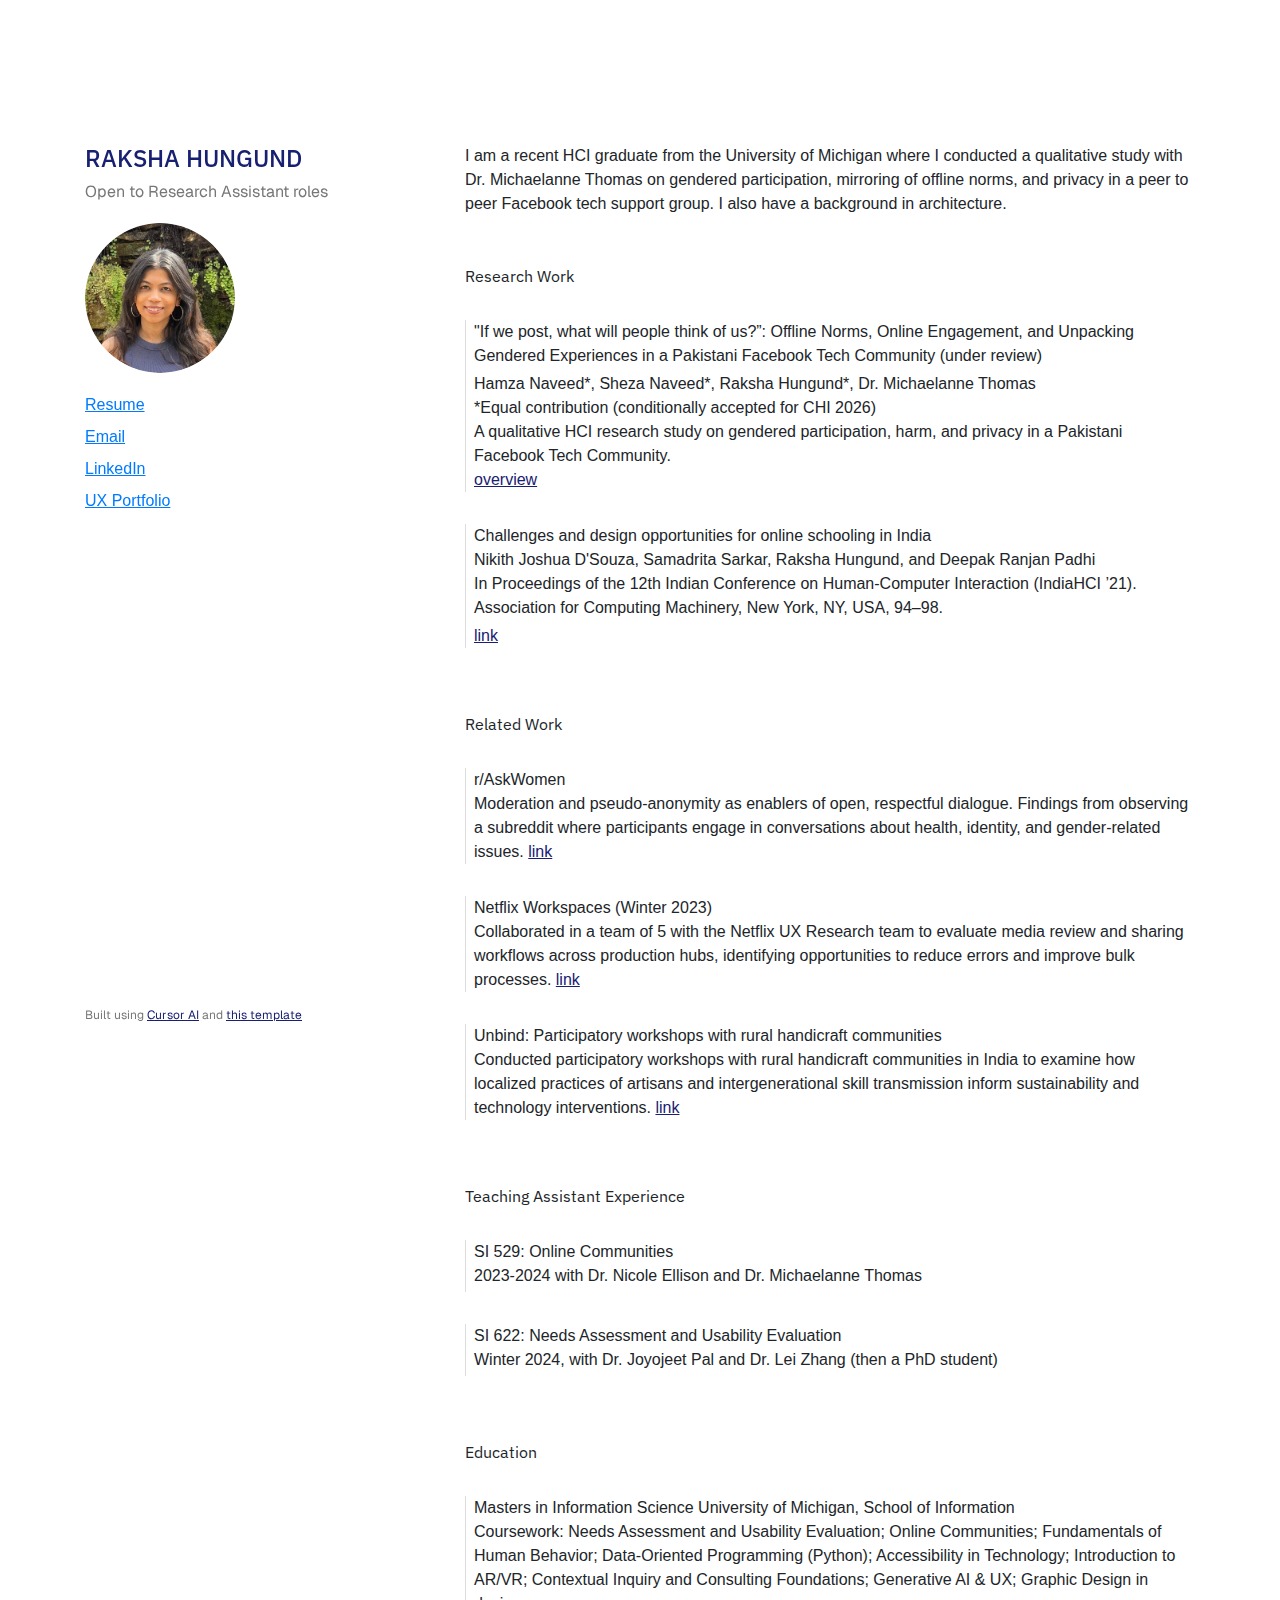
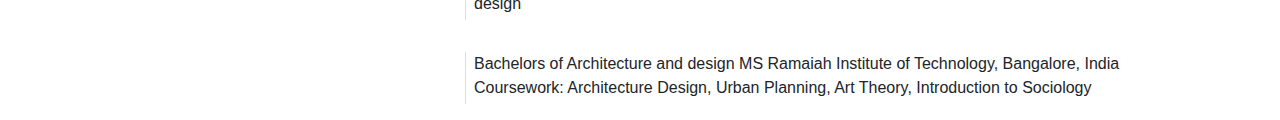
<file: index.html>
<!doctype html>
<html lang="en">
  <head>

    <!-- Required meta tags -->
    <meta charset="utf-8">
    <meta name="viewport" content="width=device-width, initial-scale=1, shrink-to-fit=no">
    <meta name="description" content="HCI Researcher @ University of Michigan">
    <meta name="author" content="Raksha Hungund">
    <meta name="theme-color" content="#222222">

    <link rel="apple-touch-icon" sizes="180x180" href="images/nicons/icon.png">
    <link rel="icon" type="image/png" sizes="32x32" href="images/nicons/icon.png">
    <link rel="icon" type="image/png" sizes="16x16" href="images/nicons/icon.png">
    <link rel="icon" type="image/png" href="images/nicons/icon.png">

    <!-- Bootstrap CSS -->
    <link rel="stylesheet" href="https://stackpath.bootstrapcdn.com/bootstrap/4.4.1/css/bootstrap.min.css" integrity="sha384-Vkoo8x4CGsO3+Hhxv8T/Q5PaXtkKtu6ug5TOeNV6gBiFeWPGFN9MuhOf23Q9Ifjh" crossorigin="anonymous">
    <link rel="stylesheet" href="assets/style-2.css">
    
    <!-- IBM Plex Sans Font -->
    <link rel="preconnect" href="https://fonts.googleapis.com">
    <link rel="preconnect" href="https://fonts.gstatic.com" crossorigin>
    <link href="https://fonts.googleapis.com/css2?family=Geist:wght@100..900&family=IBM+Plex+Sans:ital,wght@0,100..700;1,100..700&display=swap" rel="stylesheet">
      
    <title>Raksha Hungund</title>
  </head>
  <body>
    <!-- <h1>Hello, world!</h1> -->
    <div class="container pt-5 allstuffp">
        <div class="row pt-5 allstuff">
            <div class="col-md-4 pt-5">
                <div class="fixed-posi">
                <p class="name"><a href="index.html" style="color: #182072; text-decoration: none;">RAKSHA HUNGUND</a></p>
                <p class="subtitle">Open to Research Assistant roles</p>
                <img src="images/Profilepic.png" class="profilepic">
                <div class="menu-links">
                    <div class=""><a class="menulink" target="_blank" href="assets/Raksha Hungund_2026CV.pdf">Resume</a></div>
                    <div class=""><a class="menulink" target="_blank" href="mailto:rakshavh@umich.edu">Email</a></div>
                    <div class=""><a class="menulink" target="_blank" href="https://www.linkedin.com/in/raksha-vh">LinkedIn</a></div>
                    <div class=""><a class="menulink" target="_blank" href="https://www.rakshavh.info">UX Portfolio</a></div>
                </div>
                
                <!-- Footer -->
                <div class="sidebar-footer" style="padding-top: 20px; padding-bottom: 20px; font-family: 'Geist', sans-serif; font-size: 12px; color: #777;">
                    Built using <a href="https://cursor.sh" target="_blank" style="color: #182072; text-decoration: underline;">Cursor AI</a> and <a href="https://github.com/SebastinSanty/minimal-research-theme" target="_blank" style="color: #182072; text-decoration: underline;">this template</a>
                </div>
                

                <!-- <div class="pt-5">usercontext</div> -->
                <!-- <div class="">travel history</div> -->
                <!-- <div class="">this template</div> -->
                </div>
            </div>
            <div class="col-md-8 pt-5 about">
                I am a recent HCI graduate from the University of Michigan where I conducted a qualitative study 
                with Dr. Michaelanne Thomas on gendered participation, mirroring of offline norms, and privacy in a peer to peer Facebook tech support group. 
                I also have a background in architecture.
                 <!--I am a pre-doctoral <a class="in-text" href="https://www.microsoft.com/en-us/research/group/scai/"
                     target="_blank">AI Center</a> Fellow at <a class="in-text"
                     href="https://www.microsoft.com/en-us/research/lab/microsoft-research-india/"
                     target="_blank">Microsoft Research India</a>, where I work with <a class="in-text"
                     href="https://www.microsoft.com/en-us/research/people/kalikab/" target="_blank">Kalika Bali</a> and
                 <a class="in-text" href="https://www.microsoft.com/en-us/research/people/monojitc/"
                     target="_blank">Monojit Choudhury</a>. I am interested in working on problems that focus on
                 democratizing language technologies. <br> <br>


                 I have been fortunate to work with an amazing set of researchers in the past. I did my bachelor thesis
                 at <a class="in-text" href="https://www.cmu.edu/" target="_blank">Carnegie Mellon University</a> where
                 I was advised by <a class="in-text" href="http://www.cs.cmu.edu/~dst/" target="_blank">Dave
                     Touretzky</a>. I also interned at <a class="in-text" href="https://www.ucl.ac.uk/"
                     target="_blank">University College London</a> with <a class="in-text"
                     href="https://emineyilmaz.cs.ucl.ac.uk" target="_blank">Emine Yilmaz</a> and <a class="in-text"
                     href="http://rishabhmehrotra.com/" target="_blank">Rishabh Mehrotra</a>. Prior to my time in
                 research, I spent two summers with <a class="in-text" href="https://summerofcode.withgoogle.com/"
                     target="_blank">Google Summer of Code</a> working for <a class="in-text"
                     href="https://julialang.org/" target="_blank">Julia Language</a> and <a class="in-text"
                     href="https://www.mozilla.org/" target="_blank">Mozilla</a>. <br><br>

                 I graduated with a B.Tech (Hons.) in Electronics and Instrumentation from <a class="in-text"
                     href="https://www.bits-pilani.ac.in/" target="_blank">BITS Pilani</a>, Goa, India in 2019. For more
                 details, check my <a class="in-text" href="assets/Raksha Hungund_2026CV.pdf" target="_blank">CV</a> or hit me up
                 on my <a class="in-text" href="mailto:hi@sebast.in">email</a>.-->

                 <p class="header pt-5">Research Work</p>
                 <div class="py-2">
                 <p class="paper my-2 pl-2">
                     <span class="papertitle" href="https://arxiv.org/pdf/2004.09095.pdf">"If we post, what will people think of us?”: Offline Norms, Online Engagement, and Unpacking Gendered Experiences in a Pakistani Facebook Tech Community</span>
                     <span class="conf">(under review)</span><br>
                     Hamza Naveed*, Sheza Naveed*, Raksha Hungund*, Dr. Michaelanne Thomas
                     <br> *Equal contribution (conditionally accepted for CHI 2026)
                     <br>A qualitative HCI research study on gendered participation, 
                     harm, and privacy in a Pakistani Facebook Tech Community.<br>
                     <a class="tag" href="tech-aids.html" target="_blank">overview</a>
                     <!--<span class="noter"> (* = Equal Contribution)</span><br>-->
                     <!--<a class="tag" href="https://arxiv.org/pdf/2004.09095.pdf" target="_blank">pdf</a><span class="tagsep">|</span>
                     <a class="tag" href="https://arxiv.org/abs/2004.09095" target="_blank">abstract</a><span class="tagsep">|</span>
                     <a class="tag" href="cites/acl2020.bib" target="_blank">cite</a><span class="tagsep">|</span>
                     <a class="tag" href="https://microsoft.github.io/linguisticdiversity/" target="_blank">website</a>-->
                 </p>
                 </div>
                 <div class="py-2">
                 <p class="paper my-2 pl-2">
                     <span class="papertitle">Challenges and design opportunities for online schooling in India</span><br>
                     Nikith Joshua D'Souza, Samadrita Sarkar, Raksha Hungund, and Deepak Ranjan Padhi 
                     <span class="conf">In Proceedings of the 12th Indian Conference on Human-Computer Interaction (IndiaHCI ’21). 
                        Association for Computing Machinery, New York, NY, USA, 94–98.
                     </span><br>
                     <a class="tag" href="https://dl.acm.org/doi/10.1145/3506469.3506484" target="_blank">link </a>
                     <!--<a class="tag" href="https://arxiv.org/abs/2004.10270" target="_blank">abstract</a><span class="tagsep">|</span>
                     <a class="tag" href="cites/lrec2020.bib" target="_blank">cite</a>-->
                 </p>
                 </div>
                 <!--<div class="py-2">
                 <p class="paper my-2 pl-2">
                     <span class="papertitle">Deploying Language Technologies for Underserved Communities</span><br>
                     Kalika Bali, Monojit Choudhury, Sunayana Sitaram, <span class="thisauthor">Sebastin Santy</span><br>
                     <span class="conf"><a class="confshort" href="https://en.unesco.org/LT4All">LT4All</a> | UNESCO International Conference on Language
                         Technologies for All</span><br>
                     <a class="tag" href="https://en.unesco.org/sites/default/files/lt4all_programme_day2and3.pdf"
                         target="_blank">proceedings</a><span class="tagsep">|</span>
                     <a class="tag" href="assets/unesco.pdf" target="_blank">poster</a>
                 </p>   </div>
                 <div class="py-2">
                 <p class="paper my-2 pl-2">
                     <span class="papertitle">Unsung Challenges of Building and Deploying Language Technologies for Low
                         Resource Language Communities</span><br>
                     Pratik Joshi, Christain Barnes, <span class="thisauthor">Sebastin Santy</span>, Simran Khanuja,
                     Sanket Shah, Anirudh
                     Srinivasan, Satwik Bhattamishra, Sunayana Sitaram, Monojit Choudhury and Kalika Bali<br>
                     <span class="conf"><a class="confshort" href="https://ltrc.iiit.ac.in/icon2019/">ICON'19</a> | International Conference on Natural
                         Language Processing</span><br>
                     <a class="tag" href="https://arxiv.org/pdf/1912.03457.pdf" target="_blank">pdf</a><span class="tagsep">|</span>
                     <a class="tag" href="https://arxiv.org/abs/1912.03457" target="_blank">abstract</a><span class="tagsep">|</span>
                     <a class="tag" href="cites/icon2019.bib" target="_blank">cite</a>
                 </p>
                 </div>
                 <div class="py-2">
                 <p class="paper my-2 pl-2">
                     <span class="papertitle">CoSSAT: Code-Switched Speech Annotation Tool</span><br>
                     Sanket Shah, Pratik Joshi, <span class="thisauthor">Sebastin Santy</span>, Sunayana Sitaram<br>
                     <span class="conf"><a class="confshort" href="https://www.emnlp-ijcnlp2019.org/">AnnoNLP@EMNLP'19</a> | Empirical
                         Methods in Natural Language
                             Processing</span><br>
                     <a class="tag" href="https://www.aclweb.org/anthology/D19-5907.pdf" target="_blank">pdf</a><span class="tagsep">|</span>
                     <a class="tag" href="https://www.aclweb.org/anthology/D19-5907/" target="_blank">abstract</a><span class="tagsep">|</span>
                     <a class="tag" href="cites/cossat.bib" target="_blank">cite</a><span class="tagsep">|</span>
                     <a class="tag" href="assets/cossat.pdf" target="_blank">slides</a>
                 </p>
                 </div>
                 <div class="py-2">
                 <p class="paper my-2 pl-2">
                     <span class="papertitle">INMT: Interactive Neural Machine Translation</span><br>
                     <span class="thisauthor">Sebastin Santy</span>, Sandipan Dandapat, Monojit Choudhury, Kalika Bali<br>
                     <span class="conf"><a class="confshort" href="https://www.emnlp-ijcnlp2019.org/">EMNLP'19 Demo</a> |
                         Empirical Methods in Natural Language Processing</span><br>
                     <a class="tag" href="https://microsoft.github.io/inmt/" target="_blank">website</a><span class="tagsep">|</span>
                     <a class="tag" href="https://github.com/microsoft/inmt" target="_blank">code</a><span class="tagsep">|</span>
                     <a class="tag" href="https://www.aclweb.org/anthology/D19-3018.pdf" target="_blank">pdf</a><span class="tagsep">|</span>
                     <a class="tag" href="https://www.aclweb.org/anthology/D19-3018/" target="_blank">abstract</a><span class="tagsep">|</span>
                     <a class="tag" href="cites/inmt.bib" target="_blank">cite</a><span class="tagsep">|</span>
                     <a class="tag" href="assets/inmt_poster.pdf" target="_blank">poster</a>
                 </p>   </div>
                 <div class="py-2">
                 <p class="paper my-2 pl-2">
                     <span class="papertitle">Towards Task Understanding in Visual Settings</span><br>
                     <span class="thisauthor">Sebastin Santy</span>, Wazeer Zulfikar, Rishabh Mehrotra, Emine Yilmaz<br>
                     <span class="conf"><a class="confshort" href="#">AAAI'19 Student Abstract</a> | AAAI Conference on Artificial Intelligence</span> <br>
                     <a class="tag" href="https://usercontext.github.io/SceneTask/resources/images/manuscript.pdf"
                         target="_blank">pdf</a><span class="tagsep">|</span>
                     <a class="tag" href="https://usercontext.github.io/SceneTask/" target="_blank">abstract</a><span class="tagsep">|</span>
                     <a class="tag" href="cites/aaai2019.bib" target="_blank">cite</a><span class="tagsep">|</span>
                     <a class="tag" href="https://usercontext.github.io/SceneTask/resources/images/poster.pdf"
                         target="_blank">poster</a>
                 </p>   </div>
                 <div class="py-2">
                 <p class="paper my-2 pl-2">
                     <span class="papertitle">DataDepsGenerators.jl: making reusing data easy by automatically
                         generating DataDeps.jl registration
                         code</span><br>
                     Lyndon White, <span class="thisauthor">Sebastin Santy</span><br>
                     <span class="conf"><a class="confshort" href="#">JOSS'18</a> | Journal of Open Source Software</span> <br>
                     <a class="tag" href="https://arxiv.org/pdf/1912.03457.pdf" target="_blank">pdf</a><span class="tagsep">|</span>
                     <a class="tag" href="cites/datadeps.bib" target="_blank">cite</a><span class="tagsep">|</span>
                     <a class="tag" href="https://www.youtube.com/watch?v=eMtuzjn_Xks" target="_blank">talk</a><span class="tagsep">|</span>
                     <a class="tag"
                         href="https://medium.com/@sebastinsanty/google-summer-of-code-2018-julia-computing-report-8d3f553d7050"
                         target="_blank">blog post</a>
                 </p>   </div>
                 <div class="py-2">
                 <p class="paper my-2 pl-2">
                     <span class="papertitle">BITS Darshini: A Modular, Concurrent Protocol Analyzer
                         Workbench</span><br>
                     Prasad Talasila, Mihir Kakrambe, <span class="thisauthor">Sebastin Santy</span>, Anurag Rai, Neena Goveas, Bharat M
                     Deshpande<br>
                     <span class="conf"><a class="confshort" href="#">ICDCN'18</a> | International Conference on Distributed Computing and Networking</span> <br>
                     <a class="tag" href="assets/icdcn.pdf" target="_blank">pdf</a><span class="tagsep">|</span>
                     <a class="tag" href="https://dl.acm.org/doi/10.1145/3154273.3154316" target="_blank">abstract</a><span class="tagsep">|</span>
                     <a class="tag" href="cites/darshini.bib" target="_blank">cite</a>
                 </p>-->

                 <p class="header pt-5">Related Work</p>
                    <div class="py-2">
                        <p class="paper my-2 pl-2">
                            <span class="papertitle" href="https://drive.google.com/file/d/1U0pDAxWM4Mz2QMbivAPXU-voYh0cB_WW/view">r/AskWomen</span><br>
                            Moderation and pseudo-anonymity as enablers of open, respectful dialogue. 
                            Findings from observing a subreddit where participants engage in conversations 
                            about health, identity, and gender-related issues.
                            <a class="tag" href="https://drive.google.com/file/d/1U0pDAxWM4Mz2QMbivAPXU-voYh0cB_WW/view" target="_blank">link </a>
                            <!--<span class="noter"> (* = Equal Contribution)</span><br>-->
                            <!--<a class="tag" href="https://arxiv.org/pdf/2004.09095.pdf" target="_blank">pdf</a><span class="tagsep">|</span>
                            <a class="tag" href="https://arxiv.org/abs/2004.09095" target="_blank">abstract</a><span class="tagsep">|</span>
                            <a class="tag" href="cites/acl2020.bib" target="_blank">cite</a><span class="tagsep">|</span>
                            <a class="tag" href="https://microsoft.github.io/linguisticdiversity/" target="_blank">website</a>-->
                        </p>
                    </div>
                    <div class="py-2">
                        <p class="paper my-2 pl-2">
                            <span class="papertitle" href="https://rakshavh.info/netflixworkspace-updated">Netflix Workspaces (Winter 2023)</span><br>
                            Collaborated in a team of 5 with the Netflix UX Research team to 
                            evaluate media review and sharing workflows across production hubs, 
                            identifying opportunities to reduce errors and improve bulk processes.
                            <a class="tag" href="https://rakshavh.info/netflixworkspace-updated" target="_blank">link </a>
                            <!--<span class="noter"> (* = Equal Contribution)</span><br>-->
                            <!--<a class="tag" href="https://arxiv.org/pdf/2004.09095.pdf" target="_blank">pdf</a><span class="tagsep">|</span>
                            <a class="tag" href="https://arxiv.org/abs/2004.09095" target="_blank">abstract</a><span class="tagsep">|</span>
                            <a class="tag" href="cites/acl2020.bib" target="_blank">cite</a><span class="tagsep">|</span>
                            <a class="tag" href="https://microsoft.github.io/linguisticdiversity/" target="_blank">website</a>-->
                        </p>
                    </div>
                    <div class="py-2">
                         <p class="paper my-2 pl-2">
                             <span class="papertitle" href="https://elastic-coneflower-ca0.notion.site/Workshops-at-Unbind-180d081bc09a80e6bbafe24427d6ede3?source=copy_link">Unbind: Participatory workshops with rural handicraft communities</span><br>
                            Conducted participatory workshops with rural handicraft communities in India to 
                             examine how localized practices of artisans and intergenerational skill 
                             transmission inform sustainability and technology interventions.
                             <a class="tag" href="https://elastic-coneflower-ca0.notion.site/Workshops-at-Unbind-180d081bc09a80e6bbafe24427d6ede3?source=copy_link" target="_blank">link </a>
                             <!--<span class="noter"> (* = Equal Contribution)</span><br>-->
                             <!--<a class="tag" href="https://arxiv.org/pdf/2004.09095.pdf" target="_blank">pdf</a><span class="tagsep">|</span>
                             <a class="tag" href="https://arxiv.org/abs/2004.09095" target="_blank">abstract</a><span class="tagsep">|</span>
                             <a class="tag" href="cites/acl2020.bib" target="_blank">cite</a><span class="tagsep">|</span>
                             <a class="tag" href="https://microsoft.github.io/linguisticdiversity/" target="_blank">website</a>-->
                         </p>
                    </div>

                 <p class="header pt-5">Teaching Assistant Experience</p>
                 <div class="py-2">
                 <p class="paper my-2 pl-2">
                     <span class="papertitle">SI 529: Online Communities</span><br>
                     <span class="conf">2023-2024 with Dr. Nicole Ellison and Dr. Michaelanne Thomas</span><br>
                 </p>
                 </div>

                 <div class="py-2">
                    <p class="paper my-2 pl-2">
                        <span class="papertitle">SI 622: Needs Assessment and Usability Evaluation</span><br>
                        <span class="conf">Winter 2024, with Dr. Joyojeet Pal and Dr. Lei Zhang (then a PhD student)
                        </span><br>
                    </p>
                    </div>
             
                 <p class="header pt-5">Education</p>
                 <div class="py-2">
                 <p class="paper my-2 pl-2">
                     <span class="papertitle">Masters in Information Science
                        University of Michigan, School of Information</span><br>
                     <span class="conf">Coursework: Needs Assessment and Usability Evaluation; Online Communities; Fundamentals of Human Behavior; Data-Oriented Programming (Python); Accessibility in Technology; Introduction to AR/VR; Contextual Inquiry and Consulting Foundations; Generative AI & UX; Graphic Design 

                        in design</span><br>
                 </p>
                 </div>
                 <div class="py-2">
                    <p class="paper my-2 pl-2">
                        <span class="papertitle">Bachelors of Architecture and design
                            MS Ramaiah Institute of Technology, Bangalore, India
                            </span><br>
                        <span class="conf">Coursework: Architecture Design, Urban Planning, Art Theory, Introduction to Sociology</span><br>
                    </p>
                    </div>
                    </div>
               
                    <!--<div class="mx-auto mt-2">
                        <img class="img-fluid instilogo p-2" src="images/julia1.png">
                        <div class="institution">Julia Computing</div>
                        <div class="years">S2018</div>
                    </div>
                    <div class="mx-auto mt-2">
                        <img class="img-fluid instilogo p-3" src="images/ucl1.png">
                        <div class="institution">University College London</div>
                        <div class="years">S2018</div>
                    </div>
                    <div class="mx-auto mt-2">
                        <img class="img-fluid instilogo p-1" src="images/CMU1.png">
                        <div class="institution">Carnegie Mellon</div>
                        <div class="years">F2018</div>
                    </div>
                    <div class="mx-auto mt-2">
                        <img class="img-fluid instilogo p-2" src="images/microsoft_research_logo.jpg">
                        <div class="institution">Microsoft Research</div>
                        <div class="years">2019 - Present</div>
                    </div>
                </div>-->

            </div>
            
        </div>
    </div>

    <!-- Optional JavaScript -->
    <!-- jQuery first, then Popper.js, then Bootstrap JS -->
    <script src="https://code.jquery.com/jquery-3.4.1.slim.min.js" integrity="sha384-J6qa4849blE2+poT4WnyKhv5vZF5SrPo0iEjwBvKU7imGFAV0wwj1yYfoRSJoZ+n" crossorigin="anonymous"></script>
    <script src="https://cdn.jsdelivr.net/npm/popper.js@1.16.0/dist/umd/popper.min.js" integrity="sha384-Q6E9RHvbIyZFJoft+2mJbHaEWldlvI9IOYy5n3zV9zzTtmI3UksdQRVvoxMfooAo" crossorigin="anonymous"></script>
    <script src="https://stackpath.bootstrapcdn.com/bootstrap/4.4.1/js/bootstrap.min.js" integrity="sha384-wfSDF2E50Y2D1uUdj0O3uMBJnjuUD4Ih7YwaYd1iqfktj0Uod8GCExl3Og8ifwB6" crossorigin="anonymous"></script>
    <script src="assets/style-2.js"></script>
</body>
  <style>
  </style>
</html>
</file>
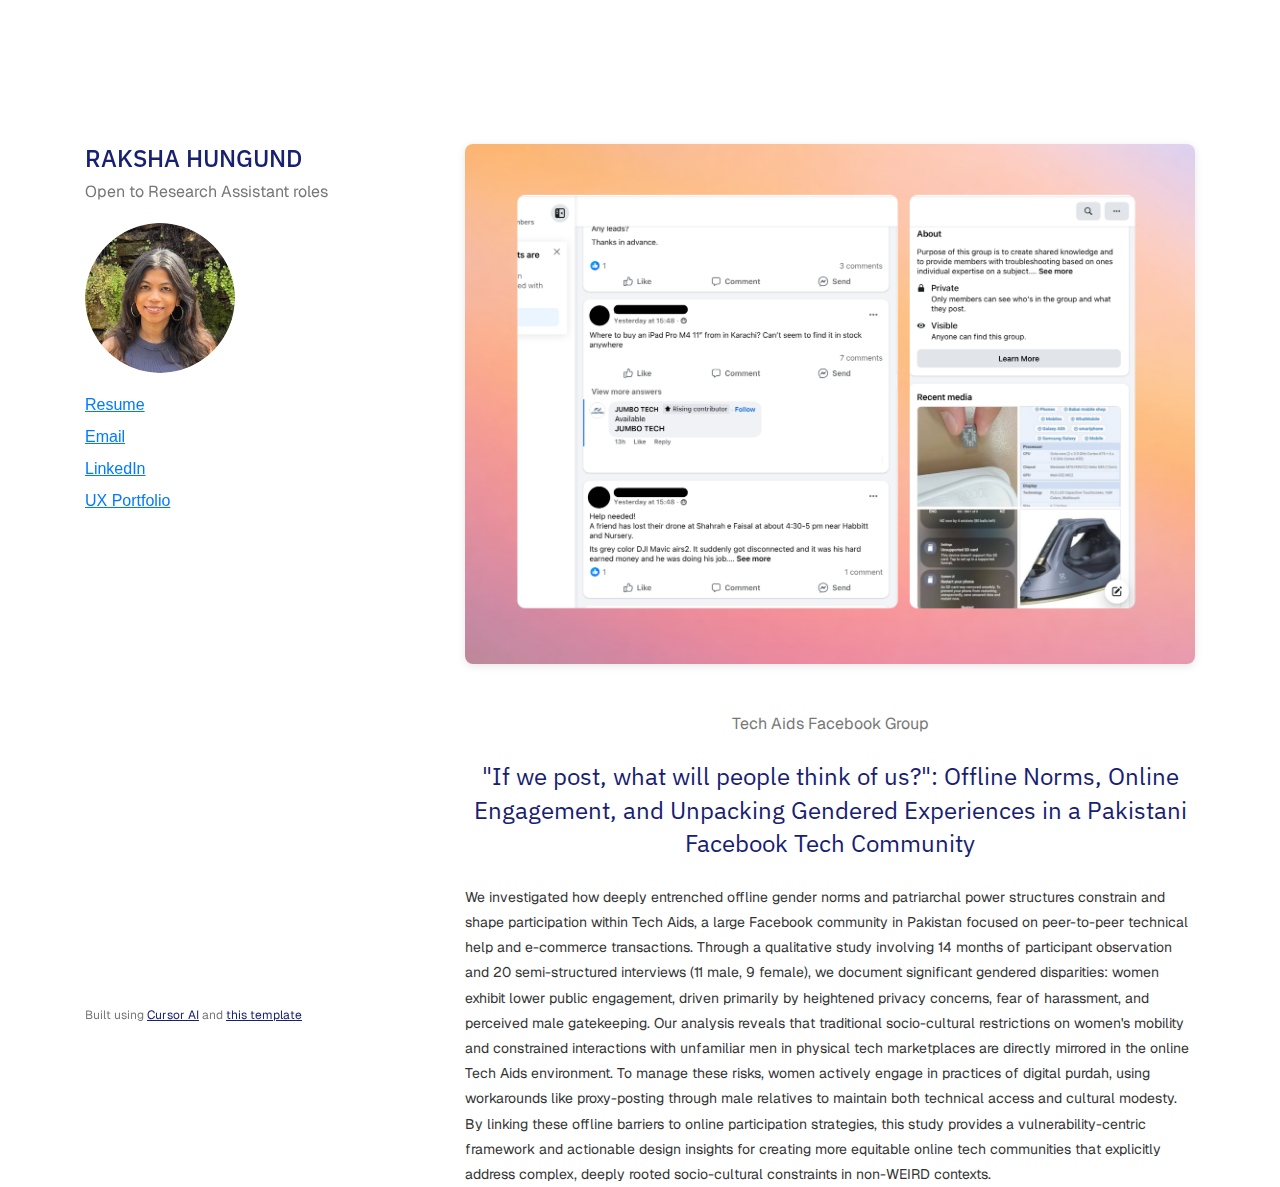
<file: tech-aids.html>
<!doctype html>
<html lang="en">
  <head>
    <!-- Required meta tags -->
    <meta charset="utf-8">
    <meta name="viewport" content="width=device-width, initial-scale=1, shrink-to-fit=no">
    <meta name="description" content="Tech Aids Facebook Group Research">
    <meta name="author" content="Raksha Hungund">
    <meta name="theme-color" content="#222222">

    <link rel="apple-touch-icon" sizes="180x180" href="images/nicons/icon.png">
    <link rel="icon" type="image/png" sizes="32x32" href="images/nicons/icon.png">
    <link rel="icon" type="image/png" sizes="16x16" href="images/nicons/icon.png">
    <link rel="icon" type="image/png" href="images/nicons/icon.png">

    <!-- Bootstrap CSS -->
    <link rel="stylesheet" href="https://stackpath.bootstrapcdn.com/bootstrap/4.4.1/css/bootstrap.min.css" integrity="sha384-Vkoo8x4CGsO3+Hhxv8T/Q5PaXtkKtu6ug5TOeNV6gBiFeWPGFN9MuhOf23Q9Ifjh" crossorigin="anonymous">
    <link rel="stylesheet" href="assets/style-2.css">
    
    <!-- IBM Plex Sans Font -->
    <link rel="preconnect" href="https://fonts.googleapis.com">
    <link rel="preconnect" href="https://fonts.gstatic.com" crossorigin>
    <link href="https://fonts.googleapis.com/css2?family=Geist:wght@100..900&family=IBM+Plex+Sans:ital,wght@0,100..700;1,100..700&display=swap" rel="stylesheet">
      
    <title>Tech Aids Facebook Group - Research</title>
  </head>
  <body>
    <div class="container pt-5 allstuffp">
        <div class="row pt-5 allstuff">
            <div class="col-md-4 pt-5">
                <div class="fixed-posi">
                <p class="name"><a href="index.html" style="color: #182072; text-decoration: none;">RAKSHA HUNGUND</a></p>
                <p class="subtitle">Open to Research Assistant roles</p>
                <img src="images/Profilepic.png" class="profilepic">
                <div class="menu-links">
                    <div class=""><a class="menulink" target="_blank" href="assets/Raksha Hungund_2026CV.pdf">Resume</a></div>
                    <div class=""><a class="menulink" target="_blank" href="mailto:rakshavh@umich.edu">Email</a></div>
                    <div class=""><a class="menulink" target="_blank" href="https://www.linkedin.com/in/raksha-vh">LinkedIn</a></div>
                    <div class=""><a class="menulink" target="_blank" href="https://www.rakshavh.info">UX Portfolio</a></div>
                </div>
                
                <!-- Footer -->
                <div class="sidebar-footer" style="padding-top: 20px; padding-bottom: 20px; font-family: 'Geist', sans-serif; font-size: 12px; color: #777;">
                    Built using <a href="https://cursor.sh" target="_blank" style="color: #182072; text-decoration: underline;">Cursor AI</a> and <a href="https://github.com/SebastinSanty/minimal-research-theme" target="_blank" style="color: #182072; text-decoration: underline;">this template</a>
                </div>
                </div>
            </div>
            <div class="col-md-8 pt-5 about">
                <!-- Facebook Screenshot Placeholder -->
                <div class="text-center mb-5">
                    <img src="images/refimage.png" alt="Tech Aids Facebook Group Screenshot" class="img-fluid" style="max-width: 100%; border-radius: 8px; box-shadow: 0 2px 8px rgba(0,0,0,0.1);">
                </div>

                <!-- Group Label -->
                <div class="text-center mb-4">
                    <p class="group-label" style="font-family: 'Geist', sans-serif; font-size: 16px; color: #777; margin-bottom: 0;">Tech Aids Facebook Group</p>
                </div>

                <!-- Paper Title -->
                <div class="text-center mb-4">
                    <h1 class="paper-title" style="font-family: 'IBM Plex Sans', sans-serif; font-size: 24px; font-weight: 400; color: #182072; line-height: 1.4; max-width: 900px; margin: 0 auto;">
                        "If we post, what will people think of us?": Offline Norms, Online Engagement, and Unpacking Gendered Experiences in a Pakistani Facebook Tech Community
                    </h1>
                </div>

                <!-- Abstract -->
                <div class="text-center">
                    <p class="abstract-text" style="font-family: 'Geist', sans-serif; font-size: 14px; color: #333; line-height: 1.8; max-width: 900px; margin: 0 auto; text-align: left;">
                        We investigated how deeply entrenched offline gender norms and patriarchal power structures constrain and shape participation within Tech Aids, a large Facebook community in Pakistan focused on peer-to-peer technical help and e-commerce transactions. Through a qualitative study involving 14 months of participant observation and 20 semi-structured interviews (11 male, 9 female), we document significant gendered disparities: women exhibit lower public engagement, driven primarily by heightened privacy concerns, fear of harassment, and perceived male gatekeeping. Our analysis reveals that traditional socio-cultural restrictions on women's mobility and constrained interactions with unfamiliar men in physical tech marketplaces are directly mirrored in the online Tech Aids environment. To manage these risks, women actively engage in practices of digital purdah, using workarounds like proxy-posting through male relatives to maintain both technical access and cultural modesty. By linking these offline barriers to online participation strategies, this study provides a vulnerability-centric framework and actionable design insights for creating more equitable online tech communities that explicitly address complex, deeply rooted socio-cultural constraints in non-WEIRD contexts.
                    </p>
                </div>
            </div>
        </div>
    </div>

    <!-- Optional JavaScript -->
    <!-- jQuery first, then Popper.js, then Bootstrap JS -->
    <script src="https://code.jquery.com/jquery-3.4.1.slim.min.js" integrity="sha384-J6qa4849blE2+poT4WnyKhv5vZF5SrPo0iEjwBvKU7imGFAV0wwj1yYfoRSJoZ+n" crossorigin="anonymous"></script>
    <script src="https://cdn.jsdelivr.net/npm/popper.js@1.16.0/dist/umd/popper.min.js" integrity="sha384-Q6E9RHvbIyZFJoft+2mJbHaEWldlvI9IOYy5n3zV9zzTtmI3UksdQRVvoxMfooAo" crossorigin="anonymous"></script>
    <script src="https://stackpath.bootstrapcdn.com/bootstrap/4.4.1/js/bootstrap.min.js" integrity="sha384-wfSDF2E50Y2D1uUdj0O3uMBJnjuUD4Ih7YwaYd1iqfktj0Uod8GCExl3Og8ifwB6" crossorigin="anonymous"></script>
    <script src="assets/style-2.js"></script>
</body>
</html>
</file>
<file: assets/style-2.css>
.instilogo {
    height: 50px;
    filter: grayscale(20%);
}

a:hover {
    /* font-weight: 400; */
    text-decoration: none;
    transition-duration: 0.3s;
    transition-timing-function: linear;
    /* color: #444; */
}


.noter {
    font-size: 9pt;
}

.tagsep {
    padding: 4px;
}

.tag {
    padding-right: 2px;
    text-decoration: underline !important;
    color: #182072 !important;
}

.in-text {
    text-decoration: underline !important;
}

.confshort {
    font-weight: 300;
}

.conf {
    display: inline-block;
    padding-bottom: 4px;
}

.paper {
    border-left: 1px solid #ddd;
}

.menulink {
    font-size: 12pt !important;
    text-decoration: underline !important;
}

.menulink:hover {
    color: #111;
    text-decoration: underline !important;
}

.name {
    font-family: "IBM Plex Sans", sans-serif !important;
    font-size: 24px !important;
    font-weight: 500 !important;
    color: #182072 !important;
    margin-bottom: 8px;
    margin-top: 0;
    line-height: 1.2;
}

.name a {
    color: #182072 !important;
    text-decoration: none !important;
}

.subtitle {
    font-family: "Geist", sans-serif;
    font-size: 16px;
    color: #777;
    margin-bottom: 20px;
    margin-top: 0;
    line-height: 1.4;
}

.header {
    font-family: "IBM Plex Sans", sans-serif !important;
}

.profilepic {
    width: 150px;
    height: 150px;
    border-radius: 50%;
    object-fit: cover;
    margin-bottom: 20px;
    display: block;
    /* filter: grayscale(100%); */
}

.menu-links {
    display: flex;
    flex-direction: column;
    gap: 8px;
}

.menu-links > div {
    margin: 0;
}

@media (min-width: 768px) {
    .fixed-posi {
        /* width: 50%;
            margin-left: 50%;
            min-height:100%; */
        position: fixed;
        height: 100vh;
        display: flex;
        flex-direction: column;
    }
    
    .sidebar-footer {
        margin-top: auto;
    }
}

@media only screen and (max-width: 900px) {
    .allstuff {
        padding-top: 0px !important;
    }

    .allstuffp {
        padding-top: 0px !important;
    }

    .profilepic {
        width: 100px;
        height: 100px;
        border-radius: 50%;
        margin-bottom: 15px;
        /* filter: grayscale(100%); */
    }

    .name {
        font-size: 24px;
    }

    .subtitle {
        font-size: 14px;
        margin-bottom: 15px;
    }


}

/* .thisauthor {
          color: #111;
          text-decoration: underline;
    } */

.footer-align {
    padding-left: 30px;
}
</file>
